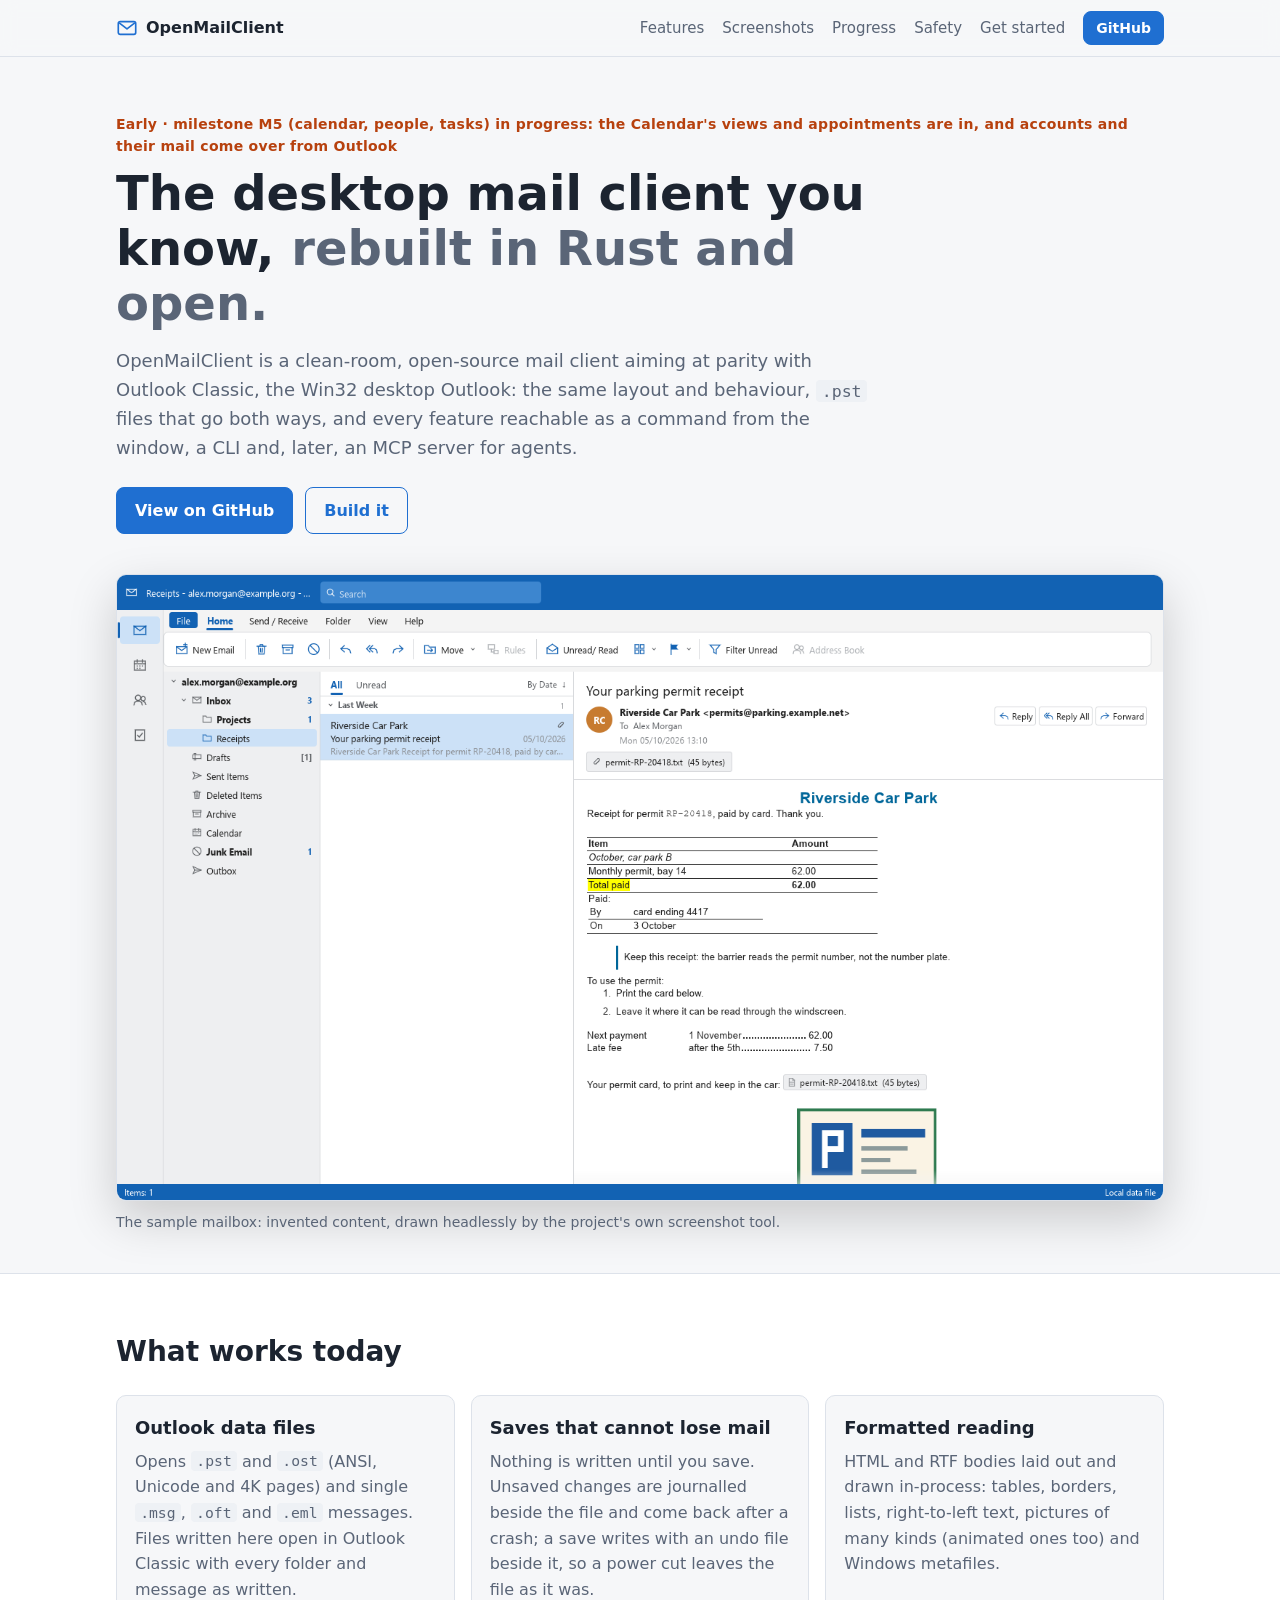
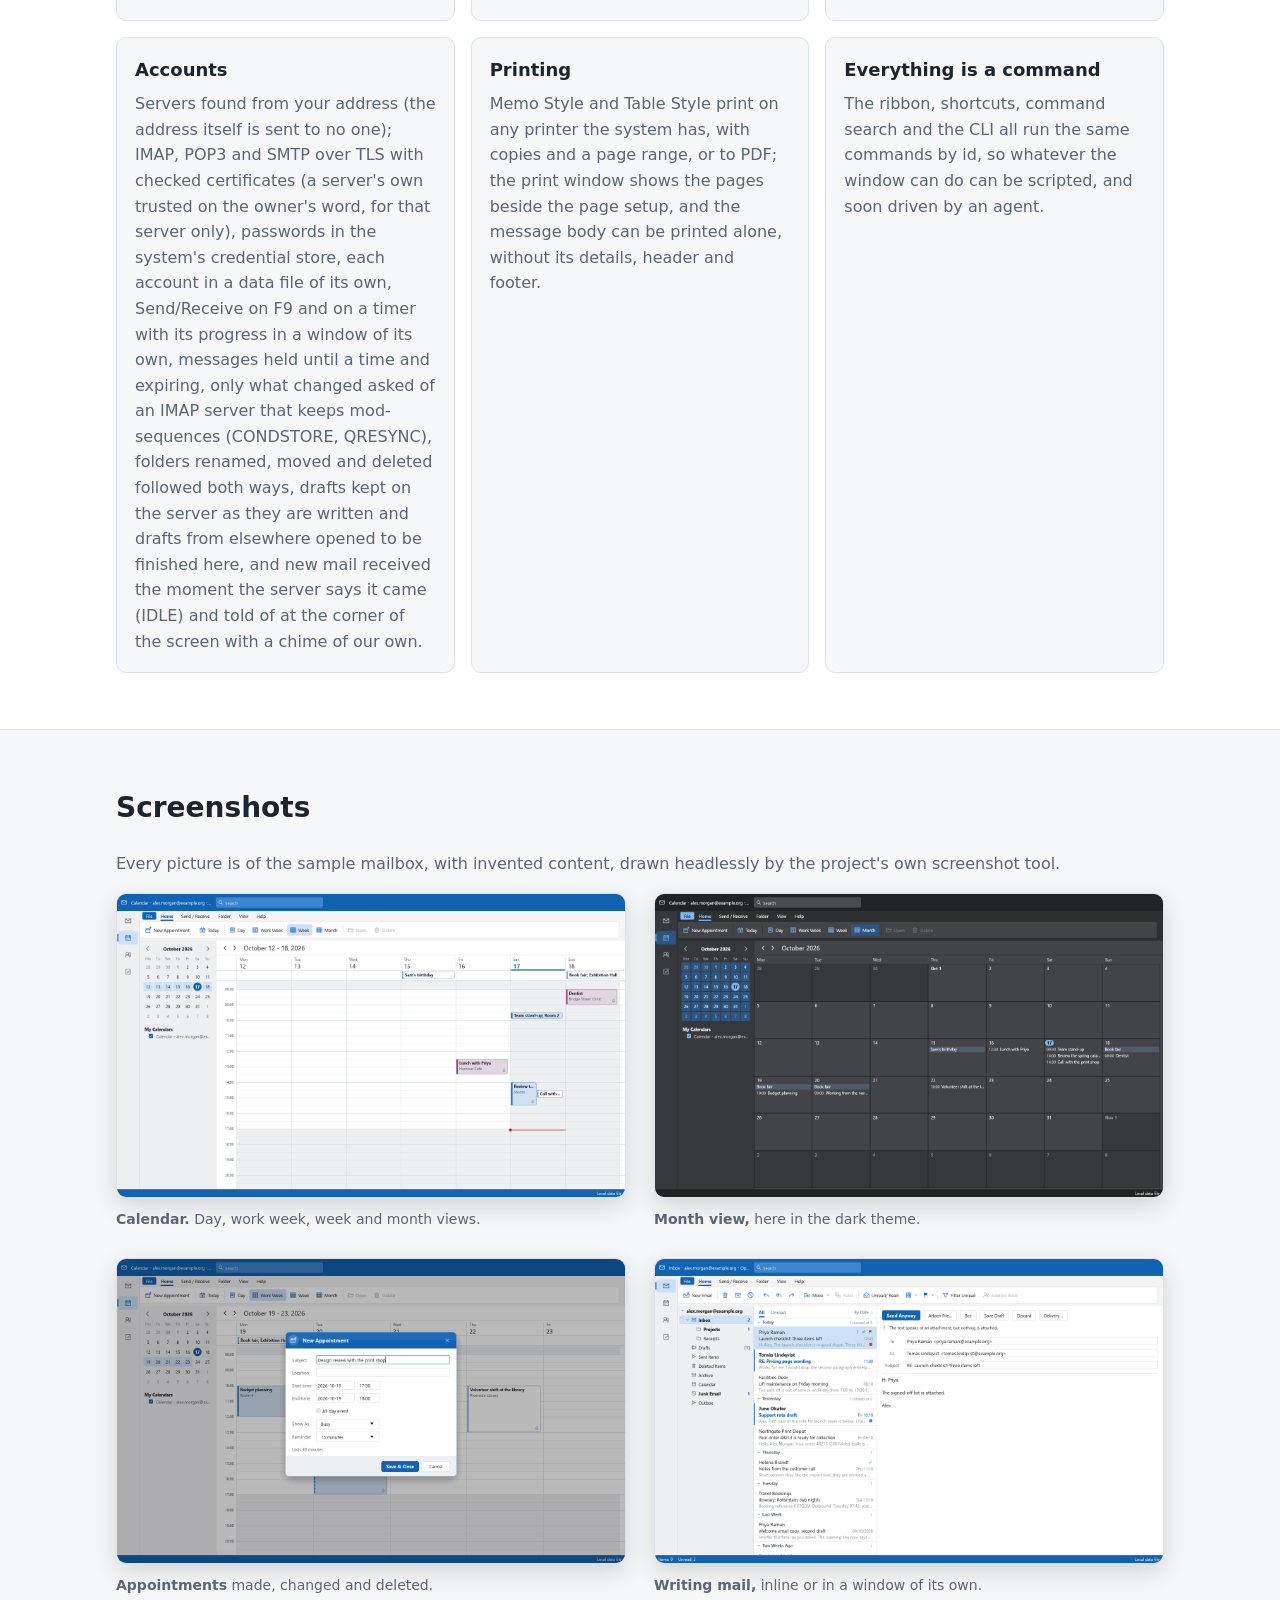
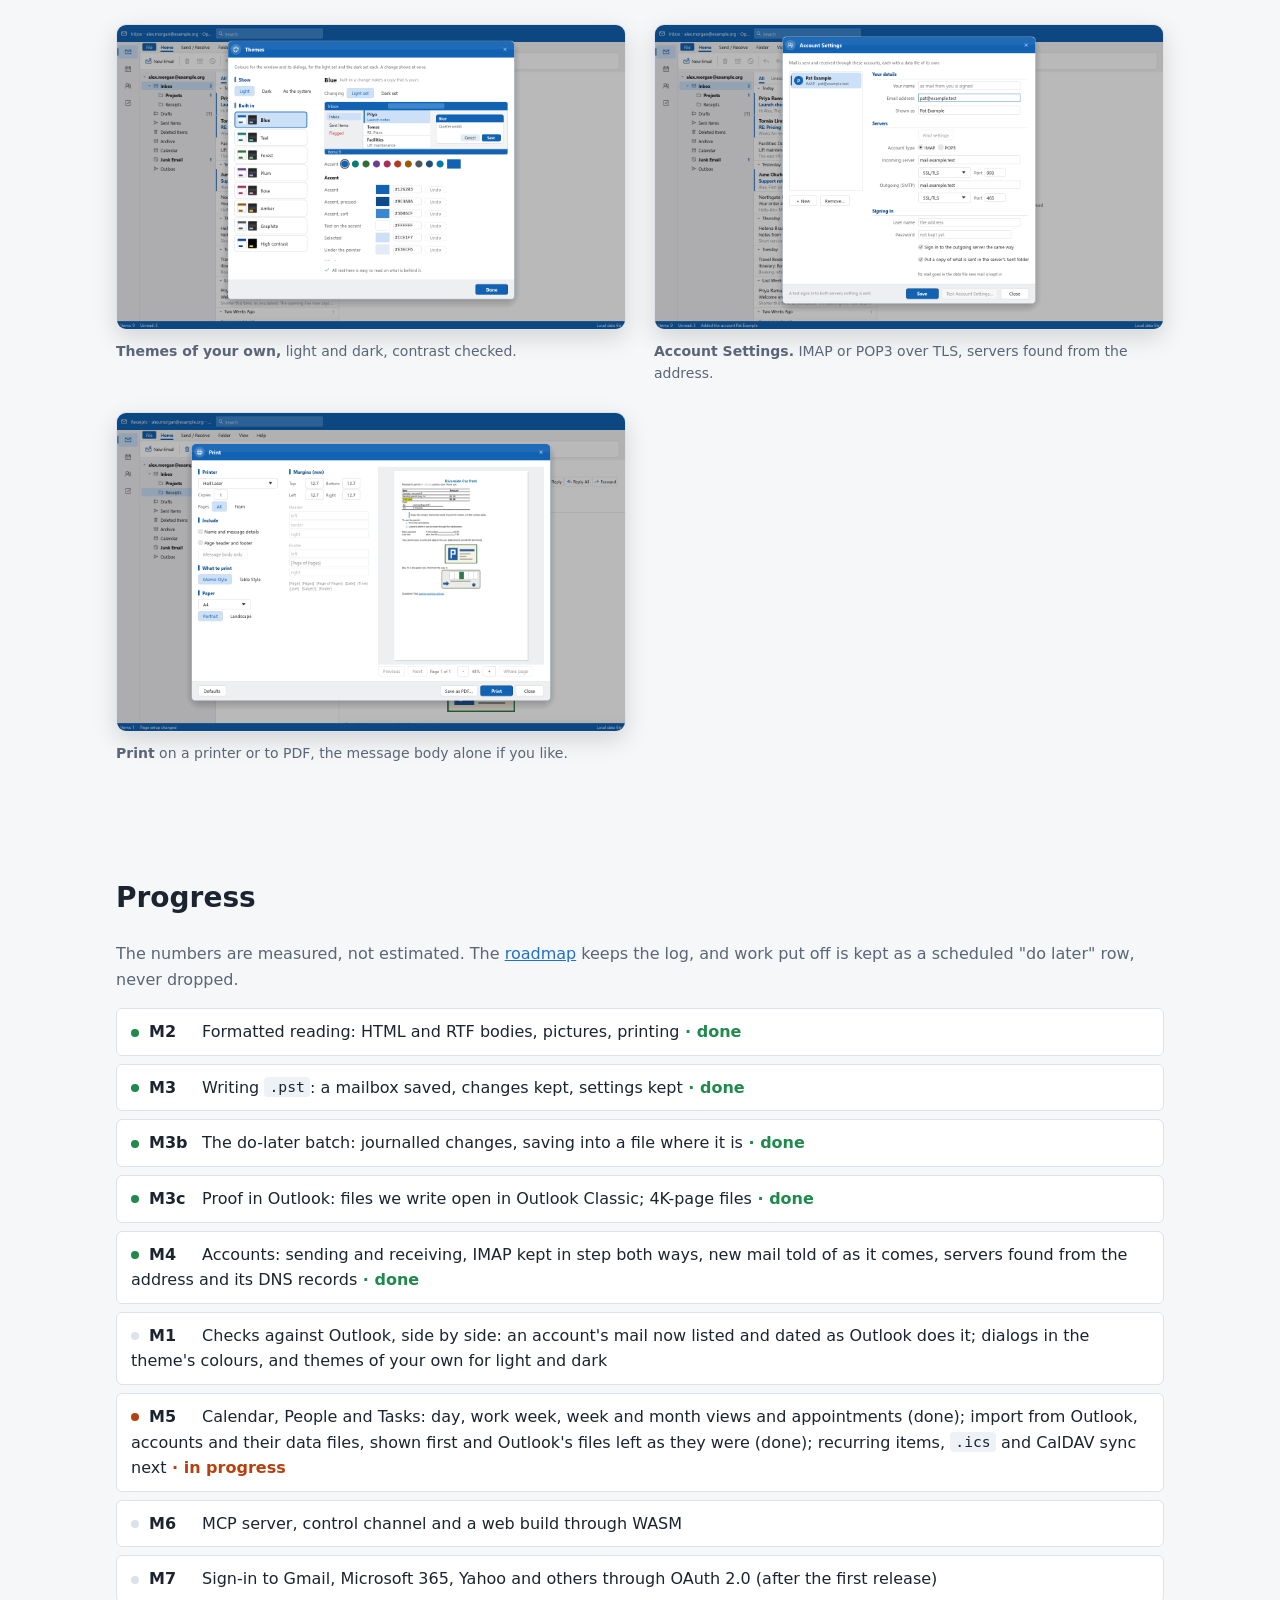
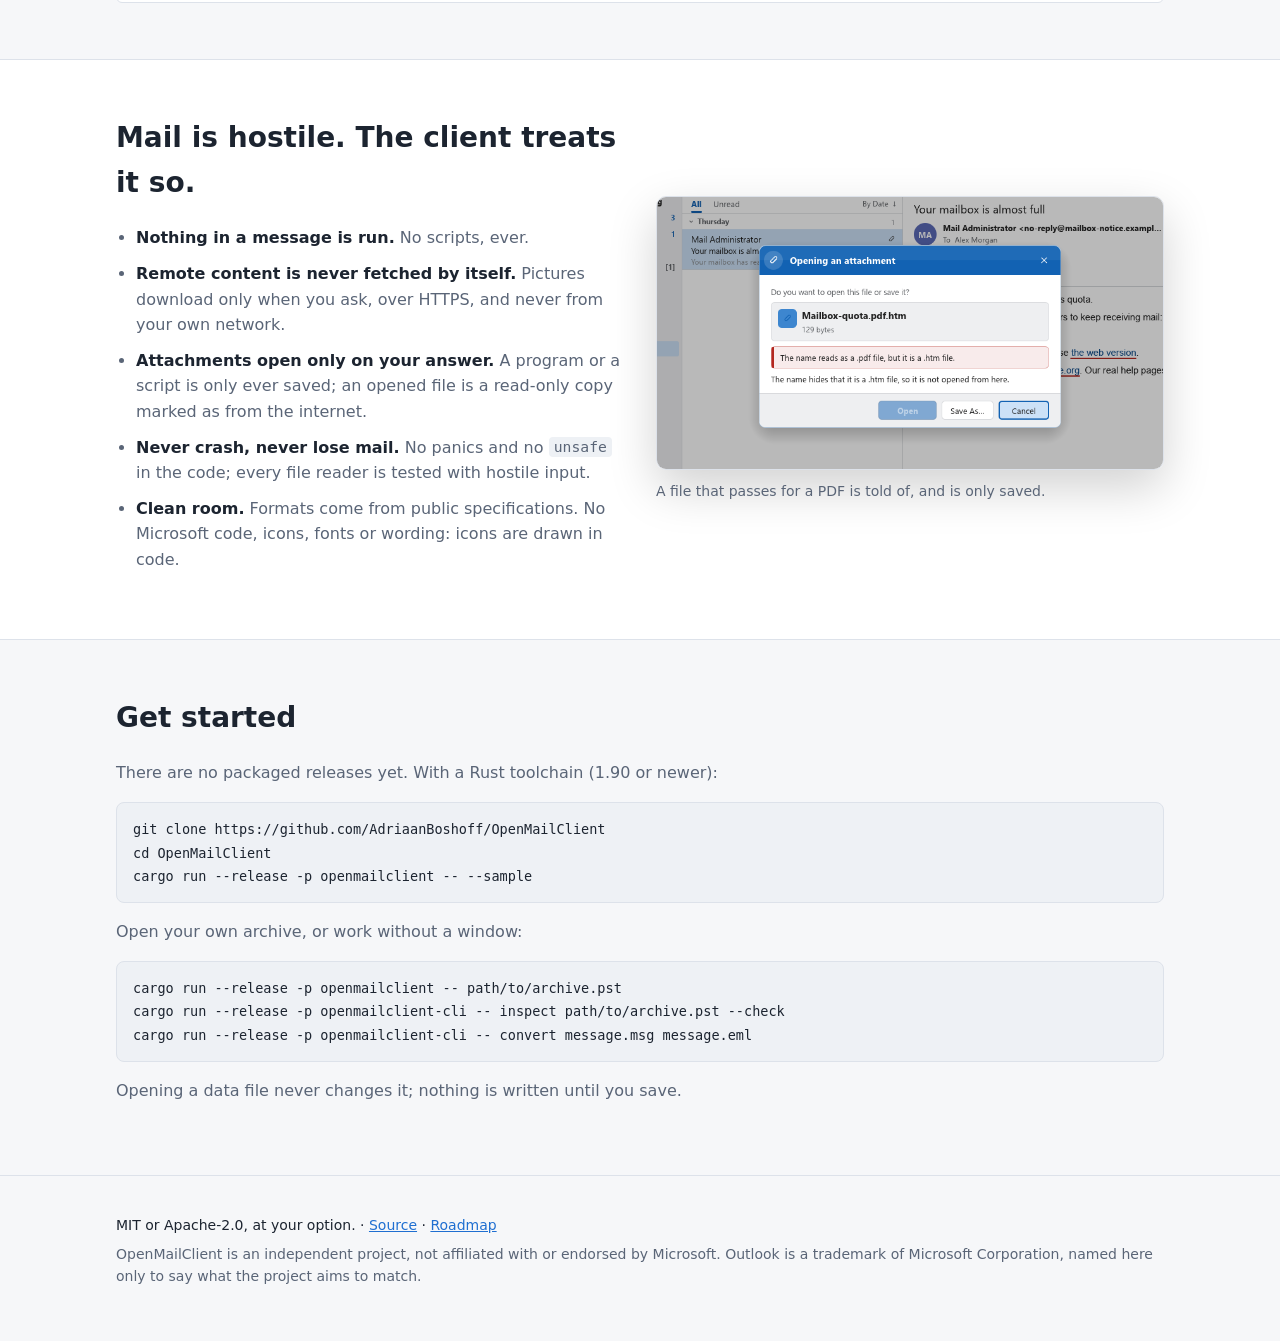
<file: index.html>
<!doctype html>
<html lang="en">
<head>
<meta charset="utf-8">
<meta name="viewport" content="width=device-width, initial-scale=1">
<title>OpenMailClient</title>
<meta name="description" content="A clean-room, open-source mail client written in Rust, with the layout and behaviour of Outlook Classic, data files that go both ways, and every feature reachable as a command.">
<meta property="og:title" content="OpenMailClient">
<meta property="og:description" content="An open-source mail client written in Rust, aiming at Outlook Classic parity.">
<meta property="og:image" content="images/openmailclient-reading-pane.png">
<link rel="stylesheet" href="style.css">
</head>
<body>
<header class="top">
  <div class="wrap bar">
    <a class="brand" href="#">
      <svg viewBox="0 0 24 24" width="22" height="22" aria-hidden="true"><rect x="2.5" y="5" width="19" height="14" rx="2" fill="none" stroke="currentColor" stroke-width="1.8"/><path d="M3.5 6.5 12 13l8.5-6.5" fill="none" stroke="currentColor" stroke-width="1.8" stroke-linejoin="round"/></svg>
      OpenMailClient
    </a>
    <nav>
      <a href="#features">Features</a>
      <a href="#screenshots">Screenshots</a>
      <a href="#progress">Progress</a>
      <a href="#safety">Safety</a>
      <a href="#start">Get started</a>
      <a class="button small" href="https://github.com/AdriaanBoshoff/OpenMailClient">GitHub</a>
    </nav>
  </div>
</header>

<main>
<section class="hero">
  <div class="wrap">
    <p class="stage">Early · milestone M5 (calendar, people, tasks) in progress: the Calendar's views and appointments are in, and accounts and their mail come over from Outlook</p>
    <h1>The desktop mail client you know, <span>rebuilt in Rust and open.</span></h1>
    <p class="lead">OpenMailClient is a clean-room, open-source mail client aiming at parity with Outlook Classic,
      the Win32 desktop Outlook: the same layout and behaviour, <code>.pst</code> files that go both ways,
      and every feature reachable as a command from the window, a CLI and, later, an MCP server for agents.</p>
    <div class="actions">
      <a class="button" href="https://github.com/AdriaanBoshoff/OpenMailClient">View on GitHub</a>
      <a class="button ghost" href="#start">Build it</a>
    </div>
    <figure class="shot">
      <picture>
        <source srcset="images/openmailclient-dark.png" media="(prefers-color-scheme: dark)">
        <img src="images/openmailclient-reading-pane.png" width="1440" height="860" alt="The OpenMailClient window with its sample mailbox: folder pane, message list and a formatted message in the reading pane">
      </picture>
      <figcaption>The sample mailbox: invented content, drawn headlessly by the project's own screenshot tool.</figcaption>
    </figure>
  </div>
</section>

<section id="features" class="band">
  <div class="wrap">
    <h2>What works today</h2>
    <div class="grid">
      <article>
        <h3>Outlook data files</h3>
        <p>Opens <code>.pst</code> and <code>.ost</code> (ANSI, Unicode and 4K pages) and single <code>.msg</code>, <code>.oft</code> and <code>.eml</code> messages. Files written here open in Outlook Classic with every folder and message as written.</p>
      </article>
      <article>
        <h3>Saves that cannot lose mail</h3>
        <p>Nothing is written until you save. Unsaved changes are journalled beside the file and come back after a crash; a save writes with an undo file beside it, so a power cut leaves the file as it was.</p>
      </article>
      <article>
        <h3>Formatted reading</h3>
        <p>HTML and RTF bodies laid out and drawn in-process: tables, borders, lists, right-to-left text, pictures of many kinds (animated ones too) and Windows metafiles.</p>
      </article>
      <article>
        <h3>Accounts</h3>
        <p>Servers found from your address (the address itself is sent to no one); IMAP, POP3 and SMTP over TLS with checked certificates (a server's own trusted on the owner's word, for that server only), passwords in the system's credential store, each account in a data file of its own, Send/Receive on F9 and on a timer with its progress in a window of its own, messages held until a time and expiring, only what changed asked of an IMAP server that keeps mod-sequences (CONDSTORE, QRESYNC), folders renamed, moved and deleted followed both ways, drafts kept on the server as they are written and drafts from elsewhere opened to be finished here, and new mail received the moment the server says it came (IDLE) and told of at the corner of the screen with a chime of our own.</p>
      </article>
      <article>
        <h3>Printing</h3>
        <p>Memo Style and Table Style print on any printer the system has, with copies and a page range, or to PDF; the print window shows the pages beside the page setup, and the message body can be printed alone, without its details, header and footer.</p>
      </article>
      <article>
        <h3>Everything is a command</h3>
        <p>The ribbon, shortcuts, command search and the CLI all run the same commands by id, so whatever the window can do can be scripted, and soon driven by an agent.</p>
      </article>
    </div>
  </div>
</section>

<section id="screenshots">
  <div class="wrap">
    <h2>Screenshots</h2>
    <p class="muted">Every picture is of the sample mailbox, with invented content, drawn headlessly by the project's own screenshot tool.</p>
    <div class="gallery">
      <figure class="shot">
        <a href="images/openmailclient-calendar.png"><img src="images/openmailclient-calendar.png" width="1440" height="860" loading="lazy" alt="The Calendar's week view with the sample appointments"></a>
        <figcaption><b>Calendar.</b> Day, work week, week and month views.</figcaption>
      </figure>
      <figure class="shot">
        <a href="images/openmailclient-calendar-month-dark.png"><img src="images/openmailclient-calendar-month-dark.png" width="1440" height="860" loading="lazy" alt="The Calendar's month view in the dark theme"></a>
        <figcaption><b>Month view,</b> here in the dark theme.</figcaption>
      </figure>
      <figure class="shot">
        <a href="images/openmailclient-appointment.png"><img src="images/openmailclient-appointment.png" width="1440" height="860" loading="lazy" alt="An appointment window with its subject, place, start, end and reminder"></a>
        <figcaption><b>Appointments</b> made, changed and deleted.</figcaption>
      </figure>
      <figure class="shot">
        <a href="images/openmailclient-compose.png"><img src="images/openmailclient-compose.png" width="1440" height="860" loading="lazy" alt="A new message being written, with To, Cc, Subject and a formatted body"></a>
        <figcaption><b>Writing mail,</b> inline or in a window of its own.</figcaption>
      </figure>
      <figure class="shot">
        <a href="images/openmailclient-themes.png"><img src="images/openmailclient-themes.png" width="1440" height="860" loading="lazy" alt="The Themes dialog with a theme's light and dark colours and a contrast check"></a>
        <figcaption><b>Themes of your own,</b> light and dark, contrast checked.</figcaption>
      </figure>
      <figure class="shot">
        <a href="images/openmailclient-accounts.png"><img src="images/openmailclient-accounts.png" width="1440" height="860" loading="lazy" alt="Account Settings with an IMAP account, its servers and how it signs in"></a>
        <figcaption><b>Account Settings.</b> IMAP or POP3 over TLS, servers found from the address.</figcaption>
      </figure>
      <figure class="shot">
        <a href="images/openmailclient-print-preview.png"><img src="images/openmailclient-print-preview.png" width="1440" height="900" loading="lazy" alt="The Print dialog with a printer, copies and pages, and the message body alone on the page"></a>
        <figcaption><b>Print</b> on a printer or to PDF, the message body alone if you like.</figcaption>
      </figure>
    </div>
  </div>
</section>

<section id="progress">
  <div class="wrap">
    <h2>Progress</h2>
    <p class="muted">The numbers are measured, not estimated. The <a href="https://github.com/AdriaanBoshoff/OpenMailClient/blob/main/ROADMAP.md">roadmap</a> keeps the log, and work put off is kept as a scheduled "do later" row, never dropped.</p>
    <ol class="milestones">
      <li class="done"><b>M2</b> Formatted reading: HTML and RTF bodies, pictures, printing</li>
      <li class="done"><b>M3</b> Writing <code>.pst</code>: a mailbox saved, changes kept, settings kept</li>
      <li class="done"><b>M3b</b> The do-later batch: journalled changes, saving into a file where it is</li>
      <li class="done"><b>M3c</b> Proof in Outlook: files we write open in Outlook Classic; 4K-page files</li>
      <li class="done"><b>M4</b> Accounts: sending and receiving, IMAP kept in step both ways, new mail told of as it comes, servers found from the address and its DNS records</li>
      <li><b>M1</b> Checks against Outlook, side by side: an account's mail now listed and dated as Outlook does it; dialogs in the theme's colours, and themes of your own for light and dark</li>
      <li class="now"><b>M5</b> Calendar, People and Tasks: day, work week, week and month views and appointments (done); import from Outlook, accounts and their data files, shown first and Outlook's files left as they were (done); recurring items, <code>.ics</code> and CalDAV sync next</li>
      <li><b>M6</b> MCP server, control channel and a web build through WASM</li>
      <li><b>M7</b> Sign-in to Gmail, Microsoft 365, Yahoo and others through OAuth 2.0 (after the first release)</li>
    </ol>
  </div>
</section>

<section id="safety" class="band">
  <div class="wrap split">
    <div>
      <h2>Mail is hostile. The client treats it so.</h2>
      <ul class="checks">
        <li><b>Nothing in a message is run.</b> No scripts, ever.</li>
        <li><b>Remote content is never fetched by itself.</b> Pictures download only when you ask, over HTTPS, and never from your own network.</li>
        <li><b>Attachments open only on your answer.</b> A program or a script is only ever saved; an opened file is a read-only copy marked as from the internet.</li>
        <li><b>Never crash, never lose mail.</b> No panics and no <code>unsafe</code> in the code; every file reader is tested with hostile input.</li>
        <li><b>Clean room.</b> Formats come from public specifications. No Microsoft code, icons, fonts or wording: icons are drawn in code.</li>
      </ul>
    </div>
    <figure class="shot small">
      <img src="images/openmailclient-attachment.png" width="800" height="430" loading="lazy" alt="OpenMailClient asking about an attachment whose name reads as a PDF but is a web page: it can be saved, not opened">
      <figcaption>A file that passes for a PDF is told of, and is only saved.</figcaption>
    </figure>
  </div>
</section>

<section id="start">
  <div class="wrap">
    <h2>Get started</h2>
    <p class="muted">There are no packaged releases yet. With a Rust toolchain (1.90 or newer):</p>
    <pre><code>git clone https://github.com/AdriaanBoshoff/OpenMailClient
cd OpenMailClient
cargo run --release -p openmailclient -- --sample</code></pre>
    <p class="muted">Open your own archive, or work without a window:</p>
    <pre><code>cargo run --release -p openmailclient -- path/to/archive.pst
cargo run --release -p openmailclient-cli -- inspect path/to/archive.pst --check
cargo run --release -p openmailclient-cli -- convert message.msg message.eml</code></pre>
    <p class="muted">Opening a data file never changes it; nothing is written until you save.</p>
  </div>
</section>
</main>

<footer>
  <div class="wrap">
    <p>MIT or Apache-2.0, at your option. · <a href="https://github.com/AdriaanBoshoff/OpenMailClient">Source</a> · <a href="https://github.com/AdriaanBoshoff/OpenMailClient/blob/main/ROADMAP.md">Roadmap</a></p>
    <p class="muted">OpenMailClient is an independent project, not affiliated with or endorsed by Microsoft. Outlook is a trademark of Microsoft Corporation, named here only to say what the project aims to match.</p>
  </div>
</footer>
</body>
</html>
</file>
<file: style.css>
:root {
  --bg: #f6f7f9;
  --band: #ffffff;
  --text: #1c2430;
  --dim: #5a6577;
  --line: #dde2ea;
  --accent: #1f6fd1;
  --accent-text: #ffffff;
  --rust: #b7410e;
  --code: #eef1f5;
  --ok: #1f8a4c;
}

@media (prefers-color-scheme: dark) {
  :root {
    --bg: #15181d;
    --band: #1c2027;
    --text: #e6e9ee;
    --dim: #9aa4b2;
    --line: #2d333d;
    --accent: #5aa2f0;
    --accent-text: #0e1116;
    --rust: #e0703c;
    --code: #232831;
    --ok: #4cc27f;
  }
}

* { box-sizing: border-box; }

html { scroll-behavior: smooth; }

body {
  margin: 0;
  background: var(--bg);
  color: var(--text);
  font: 16px/1.6 system-ui, -apple-system, "Segoe UI", Roboto, "Noto Sans", sans-serif;
}

a { color: var(--accent); }

code, pre { font-family: ui-monospace, "Cascadia Mono", Consolas, "DejaVu Sans Mono", monospace; font-size: 0.92em; }

code { background: var(--code); padding: 0.1em 0.35em; border-radius: 4px; }

pre {
  background: var(--code);
  border: 1px solid var(--line);
  border-radius: 8px;
  padding: 14px 16px;
  overflow-x: auto;
}

pre code { background: none; padding: 0; }

.wrap { max-width: 1080px; margin: 0 auto; padding: 0 16px; }

.top {
  position: sticky;
  top: 0;
  z-index: 10;
  background: color-mix(in srgb, var(--bg) 88%, transparent);
  backdrop-filter: blur(8px);
  border-bottom: 1px solid var(--line);
}

.bar { display: flex; align-items: center; justify-content: space-between; gap: 16px; min-height: 56px; flex-wrap: wrap; }

.brand { display: flex; align-items: center; gap: 8px; font-weight: 700; color: var(--text); text-decoration: none; }

.brand svg { color: var(--accent); }

nav { display: flex; align-items: center; gap: 18px; flex-wrap: wrap; }

nav a { color: var(--dim); text-decoration: none; font-size: 15px; }

nav a:hover { color: var(--text); }

.button {
  display: inline-block;
  background: var(--accent);
  color: var(--accent-text);
  text-decoration: none;
  font-weight: 600;
  padding: 10px 18px;
  border-radius: 8px;
  border: 1px solid var(--accent);
}

.button.small { padding: 5px 12px; font-size: 14px; color: var(--accent-text); }

nav a.button.small:hover { color: var(--accent-text); }

.button.ghost { background: transparent; color: var(--accent); }

.hero { padding: 56px 0 40px; }

.stage { color: var(--rust); font-weight: 600; font-size: 14px; letter-spacing: 0.02em; margin: 0 0 8px; }

h1 { font-size: clamp(30px, 5vw, 48px); line-height: 1.15; margin: 0 0 16px; max-width: 820px; }

h1 span { color: var(--dim); }

.lead { font-size: 18px; color: var(--dim); max-width: 760px; margin: 0 0 24px; }

.actions { display: flex; gap: 12px; flex-wrap: wrap; margin-bottom: 40px; }

.shot { margin: 0; }

.shot img {
  display: block;
  width: 100%;
  height: auto;
  border-radius: 10px;
  border: 1px solid var(--line);
  box-shadow: 0 18px 48px rgba(0, 0, 0, 0.18);
}

figcaption { color: var(--dim); font-size: 14px; margin-top: 10px; }

.gallery { display: grid; grid-template-columns: repeat(auto-fill, minmax(340px, 1fr)); gap: 28px; }

.gallery .shot img { box-shadow: 0 8px 24px rgba(0, 0, 0, 0.14); }

.gallery a { display: block; }

section { padding: 56px 0; }

.band { background: var(--band); border-top: 1px solid var(--line); border-bottom: 1px solid var(--line); }

h2 { font-size: 28px; margin: 0 0 20px; }

h3 { font-size: 18px; margin: 0 0 6px; }

.muted { color: var(--dim); }

.grid { display: grid; grid-template-columns: repeat(auto-fill, minmax(280px, 1fr)); gap: 16px; }

.grid article { border: 1px solid var(--line); border-radius: 10px; padding: 18px; background: var(--bg); }

.grid p { margin: 0; color: var(--dim); }

.milestones { list-style: none; padding: 0; margin: 0; display: grid; gap: 8px; }

.milestones li {
  border: 1px solid var(--line);
  border-radius: 6px;
  padding: 10px 14px;
  background: var(--band);
}

.milestones b { display: inline-block; min-width: 48px; }

.milestones li::before {
  content: "";
  display: inline-block;
  width: 8px;
  height: 8px;
  border-radius: 50%;
  margin-right: 10px;
  vertical-align: middle;
  background: var(--line);
}

.milestones .done::before { background: var(--ok); }

.milestones .done::after { content: " · done"; color: var(--ok); font-weight: 600; }

.milestones .now::before { background: var(--rust); }

.milestones .now::after { content: " · in progress"; color: var(--rust); font-weight: 600; }

.split { display: grid; grid-template-columns: 1fr 1fr; gap: 32px; align-items: center; }

.checks { padding-left: 20px; margin: 0; }

.checks li { margin-bottom: 10px; color: var(--dim); }

.checks b { color: var(--text); }

footer { padding: 32px 0 48px; border-top: 1px solid var(--line); font-size: 14px; }

footer p { margin: 6px 0; }

@media (max-width: 760px) {
  .split { grid-template-columns: 1fr; }
  .gallery { grid-template-columns: 1fr; }
  nav a:not(.button) { display: none; }
  .hero { padding-top: 32px; }
}
</file>
